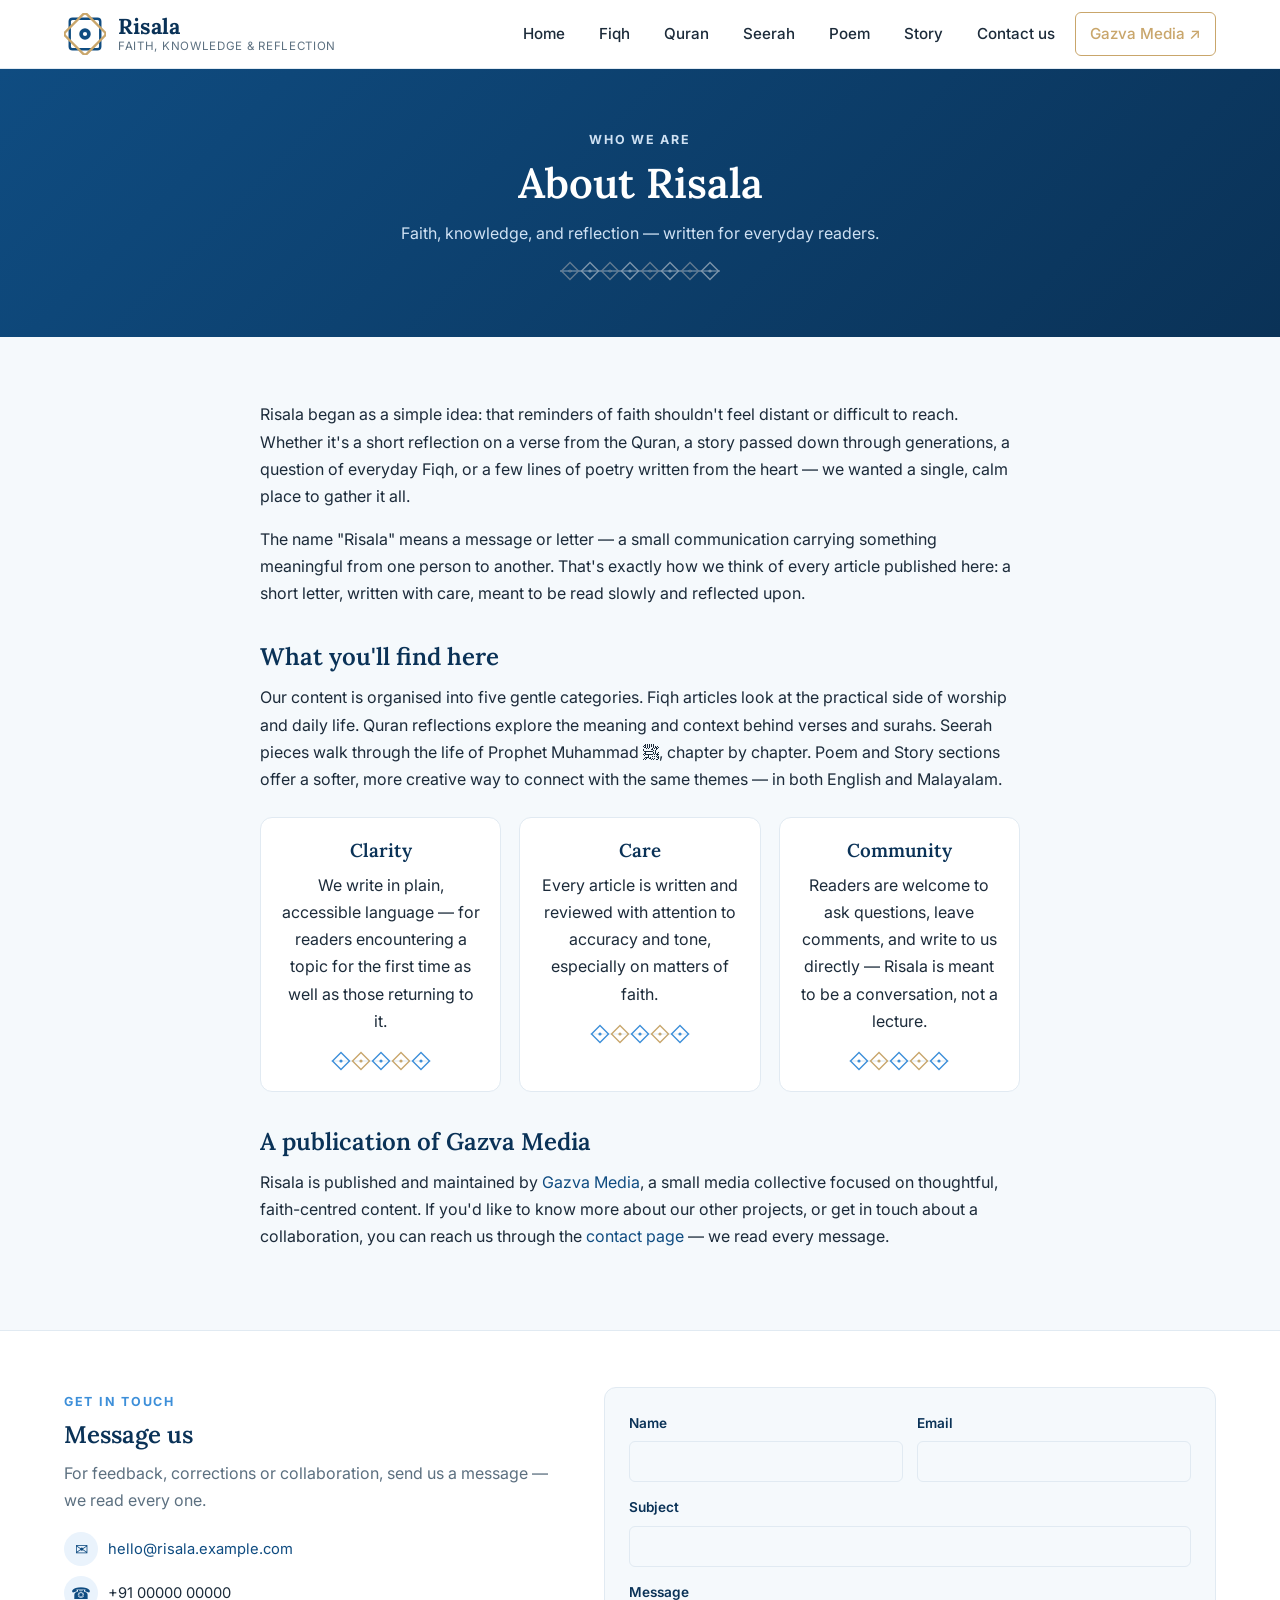
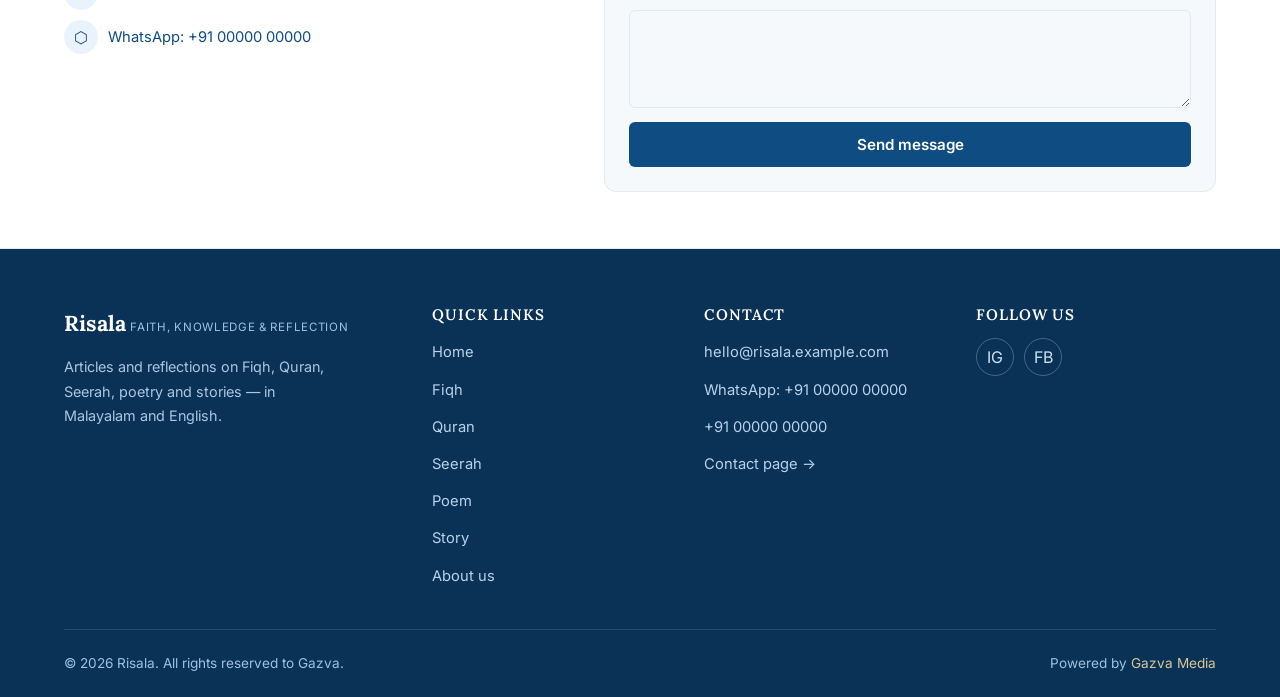
<file: about.html>
<!DOCTYPE html>
<html lang="en">
<head>
  <meta charset="UTF-8">
  <meta name="viewport" content="width=device-width, initial-scale=1.0">
  <title>About us — Risala</title>
  <meta name="description" content="About Risala — a publication of Gazva Media exploring Fiqh, Quran, Seerah, poetry and stories.">
  <link rel="icon" href="assets/logo.svg" type="image/svg+xml">
  <link rel="stylesheet" href="css/style.css">
</head>
<body data-page="about">

  <div id="site-navbar"></div>

  <main>
    <header class="page-banner">
      <div class="container">
        <span class="eyebrow" style="color:#cfe1f3;">Who we are</span>
        <h1>About Risala</h1>
        <p>Faith, knowledge, and reflection — written for everyday readers.</p>
        <div class="pattern-divider"></div>
      </div>
    </header>

    <div class="container">
      <section class="section">
        <div class="about-content">
          <p>Risala began as a simple idea: that reminders of faith shouldn't feel distant or difficult to reach. Whether it's a short reflection on a verse from the Quran, a story passed down through generations, a question of everyday Fiqh, or a few lines of poetry written from the heart — we wanted a single, calm place to gather it all.</p>

          <p>The name "Risala" means a message or letter — a small communication carrying something meaningful from one person to another. That's exactly how we think of every article published here: a short letter, written with care, meant to be read slowly and reflected upon.</p>

          <h2>What you'll find here</h2>
          <p>Our content is organised into five gentle categories. Fiqh articles look at the practical side of worship and daily life. Quran reflections explore the meaning and context behind verses and surahs. Seerah pieces walk through the life of Prophet Muhammad ﷺ, chapter by chapter. Poem and Story sections offer a softer, more creative way to connect with the same themes — in both English and Malayalam.</p>

          <div class="value-grid">
            <div class="value-card">
              <h3>Clarity</h3>
              <p>We write in plain, accessible language — for readers encountering a topic for the first time as well as those returning to it.</p>
              <div class="pattern-divider"></div>
            </div>
            <div class="value-card">
              <h3>Care</h3>
              <p>Every article is written and reviewed with attention to accuracy and tone, especially on matters of faith.</p>
              <div class="pattern-divider"></div>
            </div>
            <div class="value-card">
              <h3>Community</h3>
              <p>Readers are welcome to ask questions, leave comments, and write to us directly — Risala is meant to be a conversation, not a lecture.</p>
              <div class="pattern-divider"></div>
            </div>
          </div>

          <h2>A publication of Gazva Media</h2>
          <p>Risala is published and maintained by <a href="https://gazva.example.com" target="_blank" rel="noopener">Gazva Media</a>, a small media collective focused on thoughtful, faith-centred content. If you'd like to know more about our other projects, or get in touch about a collaboration, you can reach us through the <a href="contact.html">contact page</a> — we read every message.</p>
        </div>
      </section>
    </div>

    <div data-component="message-us"></div>
  </main>

  <div id="site-footer"></div>

  <script src="js/components.js"></script>
  <script src="js/main.js"></script>
</body>
</html>
</file>
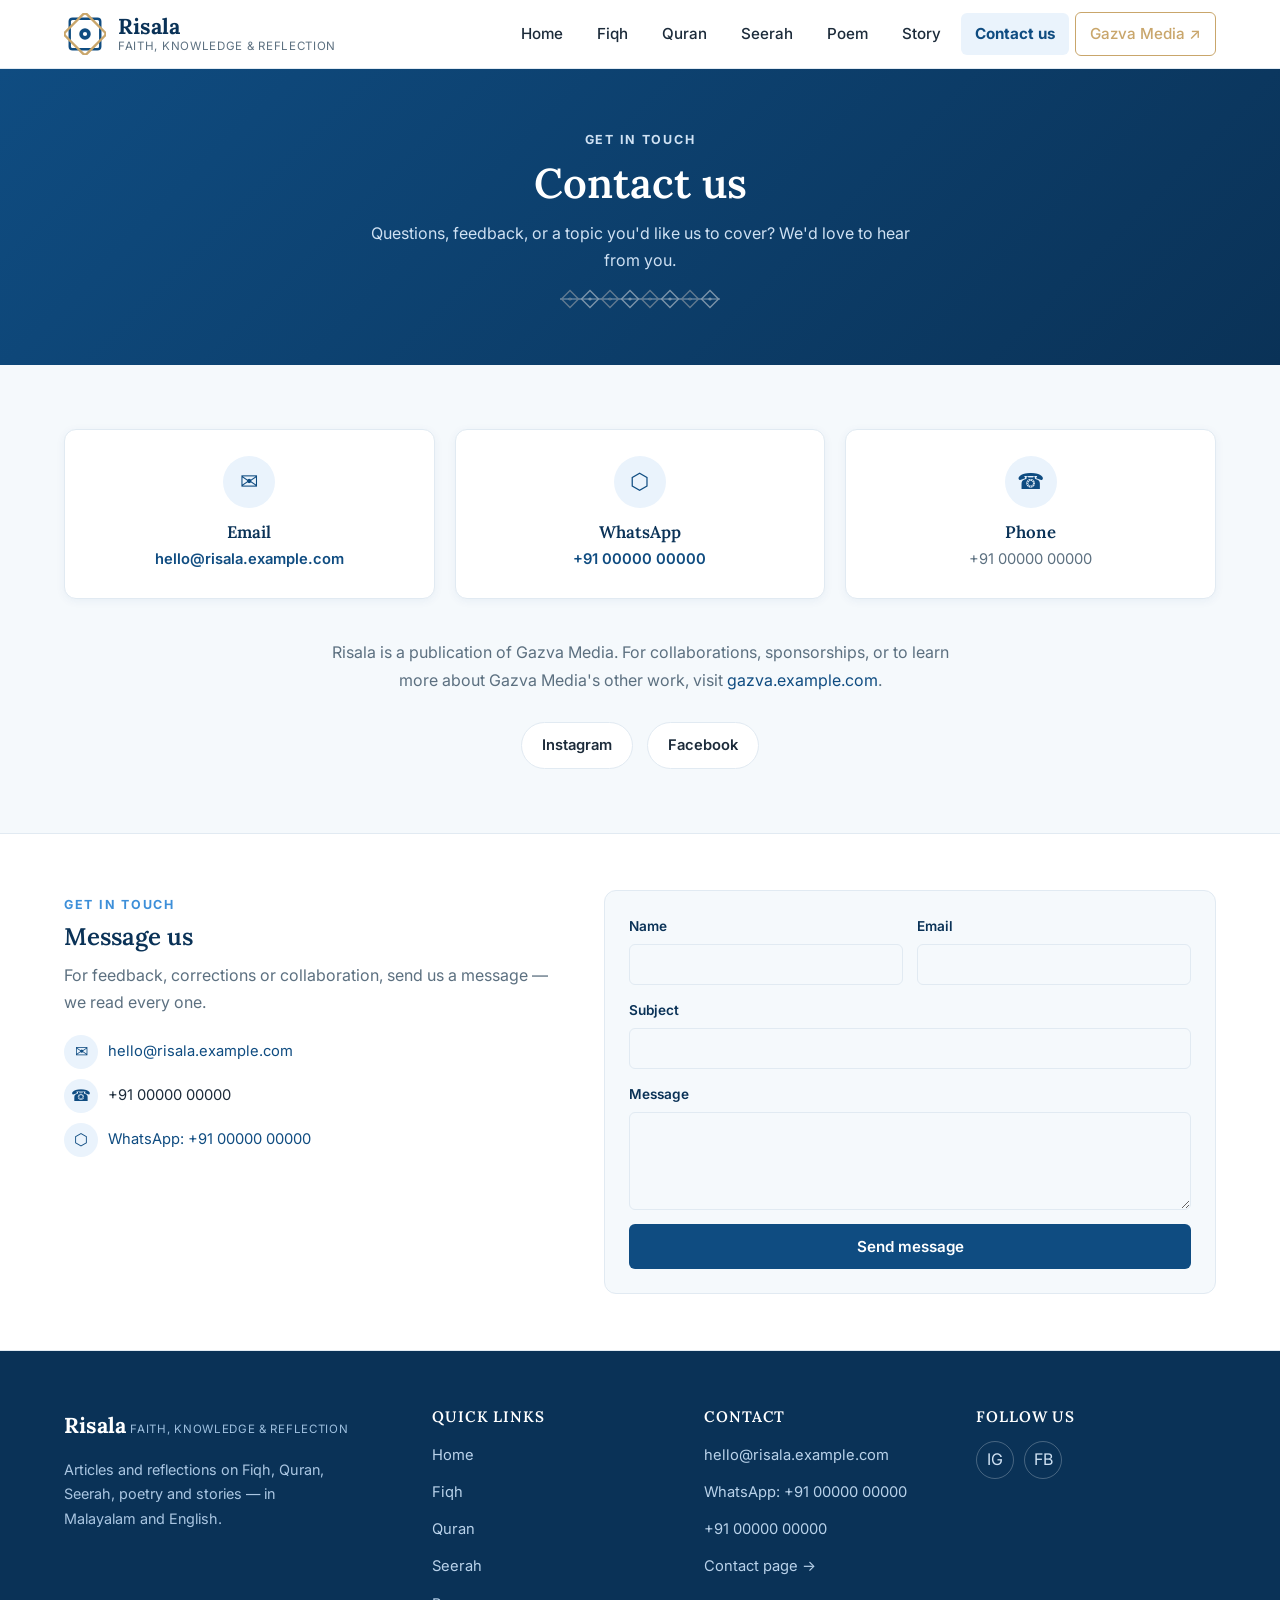
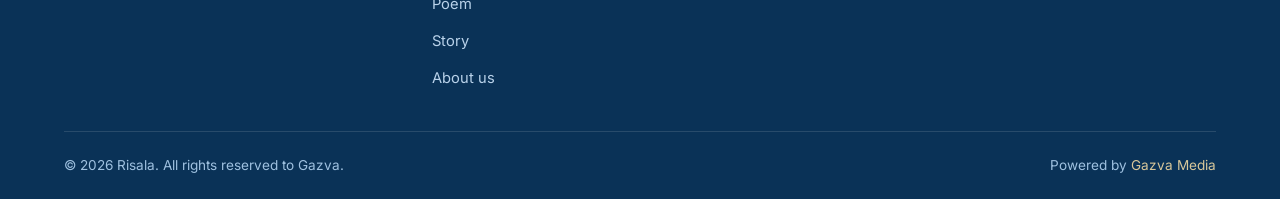
<file: contact.html>
<!DOCTYPE html>
<html lang="en">
<head>
  <meta charset="UTF-8">
  <meta name="viewport" content="width=device-width, initial-scale=1.0">
  <title>Contact us — Risala</title>
  <meta name="description" content="Get in touch with the Risala team — email, WhatsApp, phone, and social channels.">
  <link rel="icon" href="assets/logo.svg" type="image/svg+xml">
  <link rel="stylesheet" href="css/style.css">
</head>
<body data-page="contact">

  <div id="site-navbar"></div>

  <main>
    <header class="page-banner">
      <div class="container">
        <span class="eyebrow" style="color:#cfe1f3;">Get in touch</span>
        <h1>Contact us</h1>
        <p>Questions, feedback, or a topic you'd like us to cover? We'd love to hear from you.</p>
        <div class="pattern-divider"></div>
      </div>
    </header>

    <div class="container">
      <section class="section">
        <div class="contact-grid">
          <div class="contact-card">
            <span class="chip-icon">✉</span>
            <h3>Email</h3>
            <p><a href="mailto:hello@risala.example.com">hello@risala.example.com</a></p>
          </div>
          <div class="contact-card">
            <span class="chip-icon">⬡</span>
            <h3>WhatsApp</h3>
            <p><a href="https://wa.me/910000000000" target="_blank" rel="noopener">+91 00000 00000</a></p>
          </div>
          <div class="contact-card">
            <span class="chip-icon">☎</span>
            <h3>Phone</h3>
            <p>+91 00000 00000</p>
          </div>
        </div>

        <p class="text-center" style="color: var(--color-text-muted); max-width: 620px; margin: 0 auto;">
          Risala is a publication of Gazva Media. For collaborations, sponsorships, or to learn more
          about Gazva Media's other work, visit
          <a href="https://gazva.example.com" target="_blank" rel="noopener">gazva.example.com</a>.
        </p>

        <div class="social-row">
          <a href="https://instagram.com/risala" target="_blank" rel="noopener">Instagram</a>
          <a href="https://facebook.com/risala" target="_blank" rel="noopener">Facebook</a>
        </div>
      </section>
    </div>

    <div data-component="message-us"></div>
  </main>

  <div id="site-footer"></div>

  <script src="js/components.js"></script>
  <script src="js/main.js"></script>
</body>
</html>
</file>
<file: css/style.css>
/* ==========================================================================
   RISALA — Shared Stylesheet
   White & Blue editorial theme with Malayalam font support.
   ========================================================================== */

@import url('https://fonts.googleapis.com/css2?family=Lora:ital,wght@0,400;0,500;0,600;0,700;1,500&family=Inter:wght@400;500;600;700&family=Noto+Serif+Malayalam:wght@400;500;600;700&family=Noto+Sans+Malayalam:wght@400;500;600;700&display=swap');

:root {
  /* Color tokens */
  --color-bg: #F5F9FC;
  --color-surface: #FFFFFF;
  --color-primary: #0F4C81;
  --color-primary-dark: #0A3257;
  --color-accent: #3D8FD9;
  --color-accent-soft: #EAF3FC;
  --color-gold: #C9A66B;
  --color-text: #1C2B3A;
  --color-text-muted: #5C7080;
  --color-border: #E1EAF2;

  /* Typography */
  --font-display: 'Lora', 'Noto Serif Malayalam', Georgia, serif;
  --font-body: 'Inter', 'Noto Sans Malayalam', -apple-system, sans-serif;

  /* Layout */
  --container-width: 1200px;
  --radius-sm: 6px;
  --radius-md: 12px;
  --radius-lg: 18px;
  --shadow-sm: 0 2px 10px rgba(15, 76, 129, 0.06);
  --shadow-md: 0 8px 28px rgba(15, 76, 129, 0.10);
  --transition: 0.2s ease;
}

/* ==========================================================================
   Reset & base
   ========================================================================== */
* { box-sizing: border-box; }

html { scroll-behavior: smooth; }

body {
  margin: 0;
  font-family: var(--font-body);
  color: var(--color-text);
  background: var(--color-bg);
  line-height: 1.7;
  -webkit-font-smoothing: antialiased;
}

img { max-width: 100%; display: block; }

a {
  color: var(--color-primary);
  text-decoration: none;
  transition: color var(--transition);
}
a:hover { color: var(--color-accent); }

ul { list-style: none; margin: 0; padding: 0; }

h1, h2, h3, h4, h5 {
  font-family: var(--font-display);
  color: var(--color-primary-dark);
  line-height: 1.3;
  margin: 0 0 0.5em;
  font-weight: 600;
}

p { margin: 0 0 1em; }

:focus-visible {
  outline: 3px solid var(--color-accent);
  outline-offset: 2px;
}

/* Malayalam text gets a touch more line height for readability */
:lang(ml), .ml {
  font-family: 'Noto Sans Malayalam', var(--font-body);
  line-height: 1.95;
}
h1:lang(ml), h2:lang(ml), h3:lang(ml), h4:lang(ml), .ml-heading {
  font-family: 'Noto Serif Malayalam', var(--font-display);
}

/* ==========================================================================
   Layout helpers
   ========================================================================== */
.container {
  width: 100%;
  max-width: var(--container-width);
  margin: 0 auto;
  padding: 0 24px;
}

.section {
  padding: 64px 0;
}

.section--tight { padding: 40px 0; }

.page-content {
  display: grid;
  grid-template-columns: 1fr 320px;
  gap: 40px;
  align-items: start;
}

@media (max-width: 960px) {
  .page-content { grid-template-columns: 1fr; }
}

/* Pattern divider */
.pattern-divider {
  width: 160px;
  height: 20px;
  background-image: url('../assets/pattern-divider.svg');
  background-repeat: repeat-x;
  background-size: 40px 20px;
  margin: 14px auto 0;
}
.pattern-divider--left { margin: 14px 0 0; }

/* Eyebrow / section heading */
.section-head {
  text-align: center;
  margin-bottom: 40px;
}
.section-head--split {
  display: flex;
  align-items: flex-end;
  justify-content: space-between;
  text-align: left;
  margin-bottom: 32px;
  gap: 16px;
  flex-wrap: wrap;
}
.eyebrow {
  display: inline-block;
  font-family: var(--font-body);
  font-size: 0.78rem;
  font-weight: 700;
  letter-spacing: 0.14em;
  text-transform: uppercase;
  color: var(--color-accent);
  margin-bottom: 6px;
}
.section-head h2 {
  font-size: clamp(1.6rem, 3vw, 2.2rem);
  margin-bottom: 0;
}
.section-head--split .pattern-divider { display: none; }

/* Buttons */
.btn {
  display: inline-flex;
  align-items: center;
  justify-content: center;
  gap: 8px;
  font-family: var(--font-body);
  font-weight: 600;
  font-size: 0.95rem;
  padding: 12px 26px;
  border-radius: var(--radius-sm);
  border: 1px solid transparent;
  cursor: pointer;
  transition: all var(--transition);
  text-decoration: none;
}
.btn-primary {
  background: var(--color-primary);
  color: #fff;
}
.btn-primary:hover { background: var(--color-primary-dark); color: #fff; }
.btn-outline {
  background: transparent;
  border-color: var(--color-primary);
  color: var(--color-primary);
}
.btn-outline:hover { background: var(--color-primary); color: #fff; }
.btn-gold {
  background: var(--color-gold);
  color: #fff;
}
.btn-gold:hover { background: #b8924f; color: #fff; }
.btn-block { width: 100%; }
.btn-sm { padding: 8px 18px; font-size: 0.85rem; }

.link-arrow {
  font-weight: 600;
  font-size: 0.92rem;
  white-space: nowrap;
}
.link-arrow::after { content: ' \2192'; transition: margin var(--transition); }
.link-arrow:hover::after { margin-left: 4px; }

/* ==========================================================================
   Navbar
   ========================================================================== */
.navbar {
  position: sticky;
  top: 0;
  z-index: 100;
  background: var(--color-surface);
  border-bottom: 1px solid var(--color-border);
}
.navbar .container {
  display: flex;
  align-items: center;
  justify-content: space-between;
  gap: 24px;
  padding-top: 12px;
  padding-bottom: 12px;
}
.brand {
  display: flex;
  align-items: center;
  gap: 12px;
  text-decoration: none;
}
.brand img { width: 42px; height: 42px; flex-shrink: 0; }
.brand-text { display: flex; flex-direction: column; line-height: 1.2; }
.brand-name {
  font-family: var(--font-display);
  font-weight: 700;
  font-size: 1.35rem;
  color: var(--color-primary-dark);
  letter-spacing: 0.01em;
}
.brand-sub {
  font-size: 0.72rem;
  color: var(--color-text-muted);
  letter-spacing: 0.06em;
  text-transform: uppercase;
}

.nav-links {
  display: flex;
  align-items: center;
  gap: 6px;
  flex-wrap: wrap;
}
.nav-links a {
  display: inline-block;
  padding: 8px 14px;
  border-radius: var(--radius-sm);
  font-weight: 500;
  font-size: 0.95rem;
  color: var(--color-text);
}
.nav-links a:hover {
  background: var(--color-accent-soft);
  color: var(--color-primary);
}
.nav-links a.active {
  color: var(--color-primary);
  font-weight: 700;
  background: var(--color-accent-soft);
}
.nav-links a.nav-external {
  border: 1px solid var(--color-gold);
  color: var(--color-gold);
}
.nav-links a.nav-external:hover {
  background: var(--color-gold);
  color: #fff;
}

.nav-toggle {
  display: none;
  flex-direction: column;
  gap: 5px;
  background: none;
  border: none;
  cursor: pointer;
  padding: 8px;
}
.nav-toggle span {
  width: 24px;
  height: 2.5px;
  background: var(--color-primary-dark);
  border-radius: 2px;
}

@media (max-width: 880px) {
  .nav-toggle { display: flex; }
  .nav-links {
    display: none;
    position: absolute;
    top: 100%;
    left: 0;
    right: 0;
    background: var(--color-surface);
    border-bottom: 1px solid var(--color-border);
    flex-direction: column;
    align-items: stretch;
    padding: 8px 24px 16px;
    box-shadow: var(--shadow-md);
  }
  .nav-links.open { display: flex; }
  .nav-links a { padding: 12px 10px; }
  .navbar { position: sticky; }
  .navbar .container { position: relative; }
}

/* ==========================================================================
   Hero
   ========================================================================== */
.hero {
  background: linear-gradient(160deg, var(--color-accent-soft) 0%, var(--color-bg) 60%);
  padding: 64px 0 48px;
  border-bottom: 1px solid var(--color-border);
}
.hero .container {
  display: grid;
  grid-template-columns: 1.1fr 0.9fr;
  gap: 40px;
  align-items: center;
}
.hero-eyebrow {
  display: inline-flex;
  align-items: center;
  gap: 8px;
  font-size: 0.78rem;
  font-weight: 700;
  letter-spacing: 0.14em;
  text-transform: uppercase;
  color: var(--color-gold);
  margin-bottom: 14px;
}
.hero h1 {
  font-size: clamp(2.1rem, 4.4vw, 3.2rem);
  margin-bottom: 16px;
}
.hero p {
  color: var(--color-text-muted);
  font-size: 1.05rem;
  max-width: 540px;
}
.hero-actions {
  display: flex;
  gap: 14px;
  margin-top: 24px;
  flex-wrap: wrap;
}
.hero-art {
  display: flex;
  align-items: center;
  justify-content: center;
}
.hero-art svg { width: 100%; max-width: 340px; height: auto; }

@media (max-width: 860px) {
  .hero .container { grid-template-columns: 1fr; }
  .hero-art { order: -1; max-width: 220px; margin: 0 auto; }
}

/* ==========================================================================
   Category page header banner
   ========================================================================== */
.page-banner {
  background: var(--color-primary);
  background: linear-gradient(135deg, var(--color-primary) 0%, var(--color-primary-dark) 100%);
  color: #fff;
  padding: 56px 0;
  text-align: center;
  position: relative;
  overflow: hidden;
}
.page-banner h1 {
  color: #fff;
  font-size: clamp(1.9rem, 4vw, 2.6rem);
  margin-bottom: 10px;
}
.page-banner p {
  color: #cfe1f3;
  max-width: 560px;
  margin: 0 auto;
}
.page-banner .pattern-divider { filter: brightness(1.4) saturate(0); opacity: 0.5; }

/* ==========================================================================
   Bento card grid (varied post sizes)
   ========================================================================== */
.bento-grid {
  display: grid;
  grid-template-columns: repeat(4, 1fr);
  grid-auto-rows: 200px;
  grid-auto-flow: dense;
  gap: 20px;
}
.card {
  background: var(--color-surface);
  border: 1px solid var(--color-border);
  border-radius: var(--radius-md);
  overflow: hidden;
  display: flex;
  flex-direction: column;
  text-decoration: none;
  color: var(--color-text);
  box-shadow: var(--shadow-sm);
  transition: transform var(--transition), box-shadow var(--transition);
}
.card:hover {
  transform: translateY(-4px);
  box-shadow: var(--shadow-md);
}
.card-media {
  position: relative;
  flex-shrink: 0;
  overflow: hidden;
}
.card-media img {
  width: 100%;
  height: 100%;
  object-fit: cover;
}
.card-body {
  padding: 16px 18px;
  display: flex;
  flex-direction: column;
  flex: 1;
  min-height: 0;
}
.card-tag {
  display: inline-block;
  font-size: 0.7rem;
  font-weight: 700;
  letter-spacing: 0.08em;
  text-transform: uppercase;
  color: var(--color-accent);
  margin-bottom: 6px;
}
.card h3 {
  font-size: 1.05rem;
  margin-bottom: 6px;
}
.card p {
  color: var(--color-text-muted);
  font-size: 0.9rem;
  margin-bottom: 8px;
  overflow: hidden;
  display: -webkit-box;
  -webkit-line-clamp: 2;
  -webkit-box-orient: vertical;
}
.card-meta {
  margin-top: auto;
  font-size: 0.78rem;
  color: var(--color-text-muted);
  display: flex;
  gap: 10px;
  align-items: center;
}

/* Card size variants */
.card--featured {
  grid-column: span 2;
  grid-row: span 2;
}
.card--featured .card-media { flex: 1 1 60%; }
.card--featured h3 { font-size: 1.4rem; }
.card--wide {
  grid-column: span 2;
  grid-row: span 1;
  flex-direction: row;
}
.card--wide .card-media { flex: 0 0 42%; }
.card--wide .card-body { flex: 1; }
.card--tall {
  grid-row: span 2;
}
.card--tall .card-media { flex: 1 1 55%; }
.card--normal .card-media { height: 120px; }
.card--featured .card-media,
.card--tall .card-media { min-height: 0; }
.card--normal { grid-row: span 1; }
.card--banner {
  grid-column: span 4;
  flex-direction: row;
}
.card--banner .card-media { flex: 0 0 36%; }
.card--banner .card-body { flex: 1; }
.card--banner h3 { font-size: 1.25rem; }

@media (max-width: 980px) {
  .bento-grid { grid-template-columns: repeat(2, 1fr); grid-auto-rows: 220px; }
  .card--featured, .card--wide { grid-column: span 2; }
}
@media (max-width: 620px) {
  .bento-grid { grid-template-columns: 1fr; grid-auto-rows: auto; }
  .card--featured, .card--wide, .card--tall, .card--normal, .card--banner {
    grid-column: span 1;
    grid-row: span 1;
  }
  .card--wide, .card--banner { flex-direction: column; }
  .card--wide .card-media, .card--featured .card-media, .card--tall .card-media, .card--banner .card-media {
    height: 180px;
  }
}

.section-footer {
  text-align: center;
  margin-top: 28px;
}

/* ==========================================================================
   Sidebar — Ask Your Question
   ========================================================================== */
.sidebar {
  display: flex;
  flex-direction: column;
  gap: 24px;
}
.ask-box {
  background: var(--color-surface);
  border: 1px solid var(--color-border);
  border-top: 4px solid var(--color-primary);
  border-radius: var(--radius-md);
  padding: 24px;
  box-shadow: var(--shadow-sm);
  position: sticky;
  top: 90px;
}
.ask-box h3 {
  font-size: 1.15rem;
  display: flex;
  align-items: center;
  gap: 8px;
  margin-bottom: 6px;
}
.ask-box h3::before {
  content: '';
  display: inline-block;
  width: 10px;
  height: 10px;
  background: var(--color-gold);
  transform: rotate(45deg);
  flex-shrink: 0;
}
.ask-box .ask-instructions {
  font-size: 0.88rem;
  color: var(--color-text-muted);
  background: var(--color-accent-soft);
  border-radius: var(--radius-sm);
  padding: 10px 12px;
  margin-bottom: 16px;
}

/* ==========================================================================
   Forms (ask question, message us, contact, comments)
   ========================================================================== */
.form-grid {
  display: grid;
  gap: 14px;
}
.form-row {
  display: grid;
  grid-template-columns: 1fr 1fr;
  gap: 14px;
}
@media (max-width: 480px) {
  .form-row { grid-template-columns: 1fr; }
}
.field {
  display: flex;
  flex-direction: column;
  gap: 6px;
}
.field label {
  font-size: 0.85rem;
  font-weight: 600;
  color: var(--color-primary-dark);
}
.field input,
.field select,
.field textarea {
  font-family: var(--font-body);
  font-size: 0.95rem;
  padding: 10px 12px;
  border: 1px solid var(--color-border);
  border-radius: var(--radius-sm);
  background: var(--color-bg);
  color: var(--color-text);
  resize: vertical;
}
.field input:focus,
.field select:focus,
.field textarea:focus {
  border-color: var(--color-accent);
  background: #fff;
}
.form-note {
  font-size: 0.8rem;
  color: var(--color-text-muted);
  margin-top: 6px;
}
.form-success {
  display: none;
  margin-top: 12px;
  padding: 10px 12px;
  background: #E7F5EC;
  border: 1px solid #BFE6CC;
  color: #1E6B3A;
  border-radius: var(--radius-sm);
  font-size: 0.88rem;
}
.form-success.visible { display: block; }
.form-error {
  display: none;
  margin-top: 12px;
  padding: 10px 12px;
  background: #FBE9E9;
  border: 1px solid #F2C6C6;
  color: #A23B3B;
  border-radius: var(--radius-sm);
  font-size: 0.88rem;
}
.form-error.visible { display: block; }

/* Message Us band */
.message-us {
  background: var(--color-surface);
  border-top: 1px solid var(--color-border);
  border-bottom: 1px solid var(--color-border);
  padding: 56px 0;
}
.message-us .container {
  display: grid;
  grid-template-columns: 0.9fr 1.1fr;
  gap: 40px;
  align-items: start;
}
.message-us-info h2 { margin-bottom: 10px; }
.message-us-info p { color: var(--color-text-muted); }
.chip-icon {
  border-radius: 50%;
  background: var(--color-accent-soft);
  color: var(--color-primary);
  display: flex; align-items: center; justify-content: center;
  flex-shrink: 0;
}
.contact-chip-list { display: flex; flex-direction: column; gap: 10px; margin-top: 18px; }
.contact-chip {
  display: flex;
  align-items: center;
  gap: 10px;
  font-size: 0.92rem;
  color: var(--color-text);
}
.contact-chip .chip-icon {
  width: 34px; height: 34px;
  border-radius: 50%;
  background: var(--color-accent-soft);
  color: var(--color-primary);
  display: flex; align-items: center; justify-content: center;
  font-size: 1rem; flex-shrink: 0;
}
.message-us-form {
  background: var(--color-bg);
  border: 1px solid var(--color-border);
  border-radius: var(--radius-md);
  padding: 24px;
}
@media (max-width: 860px) {
  .message-us .container { grid-template-columns: 1fr; }
}

/* ==========================================================================
   Footer
   ========================================================================== */
.site-footer {
  background: var(--color-primary-dark);
  color: #cfe1f3;
  padding: 56px 0 0;
}
.footer-grid {
  display: grid;
  grid-template-columns: 1.4fr 1fr 1fr 1fr;
  gap: 32px;
  padding-bottom: 40px;
  border-bottom: 1px solid rgba(255,255,255,0.12);
}
.footer-brand .brand-name { color: #fff; }
.footer-brand .brand-sub { color: #9fc1e0; }
.footer-brand p {
  margin-top: 14px;
  color: #aac6e2;
  font-size: 0.9rem;
  max-width: 280px;
}
.footer-col h4 {
  color: #fff;
  font-size: 0.95rem;
  letter-spacing: 0.06em;
  text-transform: uppercase;
  margin-bottom: 14px;
}
.footer-col ul { display: flex; flex-direction: column; gap: 10px; }
.footer-col a, .footer-col span {
  color: #b9d2ea;
  font-size: 0.92rem;
}
.footer-col a:hover { color: #fff; }
.footer-social { display: flex; gap: 10px; margin-top: 4px; }
.footer-social a {
  width: 38px; height: 38px;
  border-radius: 50%;
  border: 1px solid rgba(255,255,255,0.25);
  display: flex; align-items: center; justify-content: center;
  color: #cfe1f3;
  font-size: 1rem;
}
.footer-social a:hover { background: var(--color-accent); border-color: var(--color-accent); color: #fff; }
.footer-bottom {
  padding: 22px 0;
  display: flex;
  justify-content: space-between;
  align-items: center;
  flex-wrap: wrap;
  gap: 10px;
  font-size: 0.85rem;
  color: #9fc1e0;
}
.footer-bottom a { color: #d8c79a; }

@media (max-width: 860px) {
  .footer-grid { grid-template-columns: 1fr 1fr; }
}
@media (max-width: 540px) {
  .footer-grid { grid-template-columns: 1fr; }
  .footer-bottom { flex-direction: column; text-align: center; }
}

/* ==========================================================================
   Article / Post page
   ========================================================================== */
.article-header { margin-bottom: 24px; }
.article-tag {
  display: inline-block;
  background: var(--color-accent-soft);
  color: var(--color-primary);
  font-size: 0.75rem;
  font-weight: 700;
  letter-spacing: 0.08em;
  text-transform: uppercase;
  padding: 4px 12px;
  border-radius: 100px;
  margin-bottom: 12px;
}
.article-header h1 {
  font-size: clamp(1.7rem, 3.6vw, 2.4rem);
  margin-bottom: 14px;
}
.article-meta {
  display: flex;
  align-items: center;
  gap: 14px;
  flex-wrap: wrap;
  font-size: 0.9rem;
  color: var(--color-text-muted);
  margin-bottom: 22px;
}
.article-meta .author {
  display: flex;
  align-items: center;
  gap: 10px;
  color: var(--color-text);
  font-weight: 600;
}
.author-avatar {
  width: 36px; height: 36px;
  border-radius: 50%;
  background: var(--color-primary);
  color: #fff;
  display: flex; align-items: center; justify-content: center;
  font-family: var(--font-display);
  font-weight: 700;
  font-size: 0.95rem;
}
.article-cover {
  width: 100%;
  aspect-ratio: 16/8;
  object-fit: cover;
  border-radius: var(--radius-md);
  margin-bottom: 28px;
  box-shadow: var(--shadow-sm);
}
.article-body { font-size: 1.02rem; color: var(--color-text); }
.article-body h2 { margin-top: 1.6em; font-size: 1.4rem; }
.article-body blockquote {
  margin: 28px 0;
  padding: 18px 24px;
  background: var(--color-accent-soft);
  border-left: 4px solid var(--color-gold);
  border-radius: 0 var(--radius-sm) var(--radius-sm) 0;
  font-family: var(--font-display);
  font-style: italic;
  font-size: 1.08rem;
  color: var(--color-primary-dark);
}
.article-body blockquote p:last-child { margin-bottom: 0; }
.article-footer-divider {
  margin: 36px 0;
}

/* Comments */
.comments h2 { font-size: 1.3rem; }
.comment-list { display: flex; flex-direction: column; gap: 18px; margin: 20px 0 32px; }
.comment {
  display: flex;
  gap: 14px;
  padding-bottom: 18px;
  border-bottom: 1px solid var(--color-border);
}
.comment:last-child { border-bottom: none; padding-bottom: 0; }
.comment-avatar {
  width: 42px; height: 42px;
  border-radius: 50%;
  background: var(--color-accent-soft);
  color: var(--color-primary);
  display: flex; align-items: center; justify-content: center;
  font-weight: 700;
  font-family: var(--font-display);
  flex-shrink: 0;
}
.comment-name { font-weight: 700; font-size: 0.95rem; }
.comment-date { font-size: 0.78rem; color: var(--color-text-muted); margin-left: 8px; font-weight: 400;}
.comment-text { margin-top: 4px; color: var(--color-text); font-size: 0.95rem; }
.comment-form {
  background: var(--color-surface);
  border: 1px solid var(--color-border);
  border-radius: var(--radius-md);
  padding: 22px;
}
.comment-form h3 { font-size: 1.05rem; }

/* ==========================================================================
   Contact page
   ========================================================================== */
.contact-grid {
  display: grid;
  grid-template-columns: repeat(3, 1fr);
  gap: 20px;
  margin-bottom: 40px;
}
.contact-card {
  background: var(--color-surface);
  border: 1px solid var(--color-border);
  border-radius: var(--radius-md);
  padding: 26px;
  text-align: center;
  box-shadow: var(--shadow-sm);
}
.contact-card .chip-icon {
  width: 52px; height: 52px;
  margin: 0 auto 14px;
  font-size: 1.4rem;
}
.contact-card h3 { font-size: 1.05rem; margin-bottom: 4px; }
.contact-card p { color: var(--color-text-muted); font-size: 0.92rem; margin-bottom: 0; }
.contact-card a { color: var(--color-primary); font-weight: 600; }

.social-row {
  display: flex;
  gap: 14px;
  justify-content: center;
  margin: 28px 0 0;
}
.social-row a {
  display: inline-flex;
  align-items: center;
  gap: 8px;
  padding: 10px 20px;
  border-radius: 100px;
  border: 1px solid var(--color-border);
  background: var(--color-surface);
  color: var(--color-text);
  font-weight: 600;
  font-size: 0.92rem;
}
.social-row a:hover { border-color: var(--color-accent); color: var(--color-primary); }

@media (max-width: 760px) {
  .contact-grid { grid-template-columns: 1fr; }
}

/* ==========================================================================
   About page
   ========================================================================== */
.about-content { max-width: 760px; margin: 0 auto; }
.about-content h2 { margin-top: 1.4em; }
.value-grid {
  display: grid;
  grid-template-columns: repeat(3, 1fr);
  gap: 18px;
  margin: 24px 0;
}
.value-card {
  background: var(--color-surface);
  border: 1px solid var(--color-border);
  border-radius: var(--radius-md);
  padding: 20px;
  text-align: center;
}
.value-card .pattern-divider { margin: 10px auto 0; width: 100px; }
@media (max-width: 700px) {
  .value-grid { grid-template-columns: 1fr; }
}

/* ==========================================================================
   Utilities
   ========================================================================== */
.text-center { text-align: center; }
.is-hidden { display: none; }
.mt-0 { margin-top: 0; }
.visually-hidden {
  position: absolute;
  width: 1px; height: 1px;
  overflow: hidden;
  clip: rect(0 0 0 0);
}
</file>
